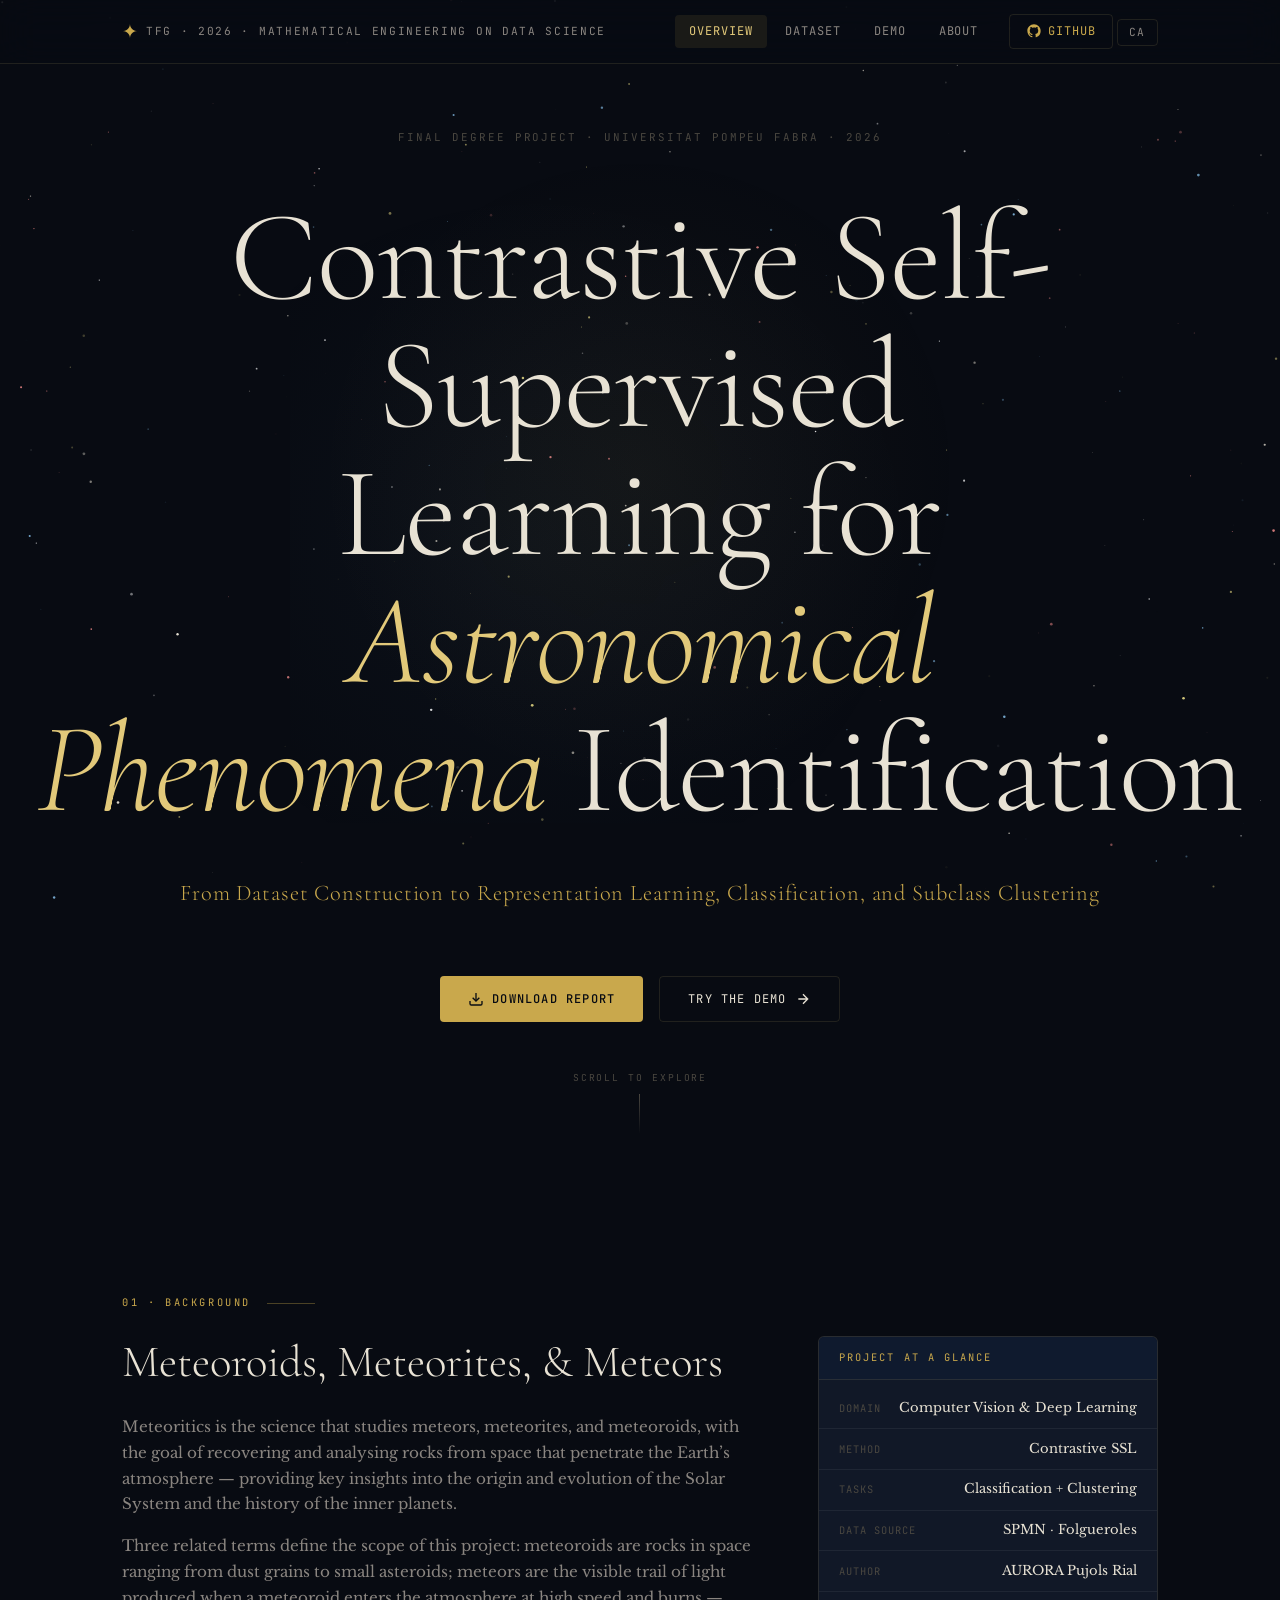
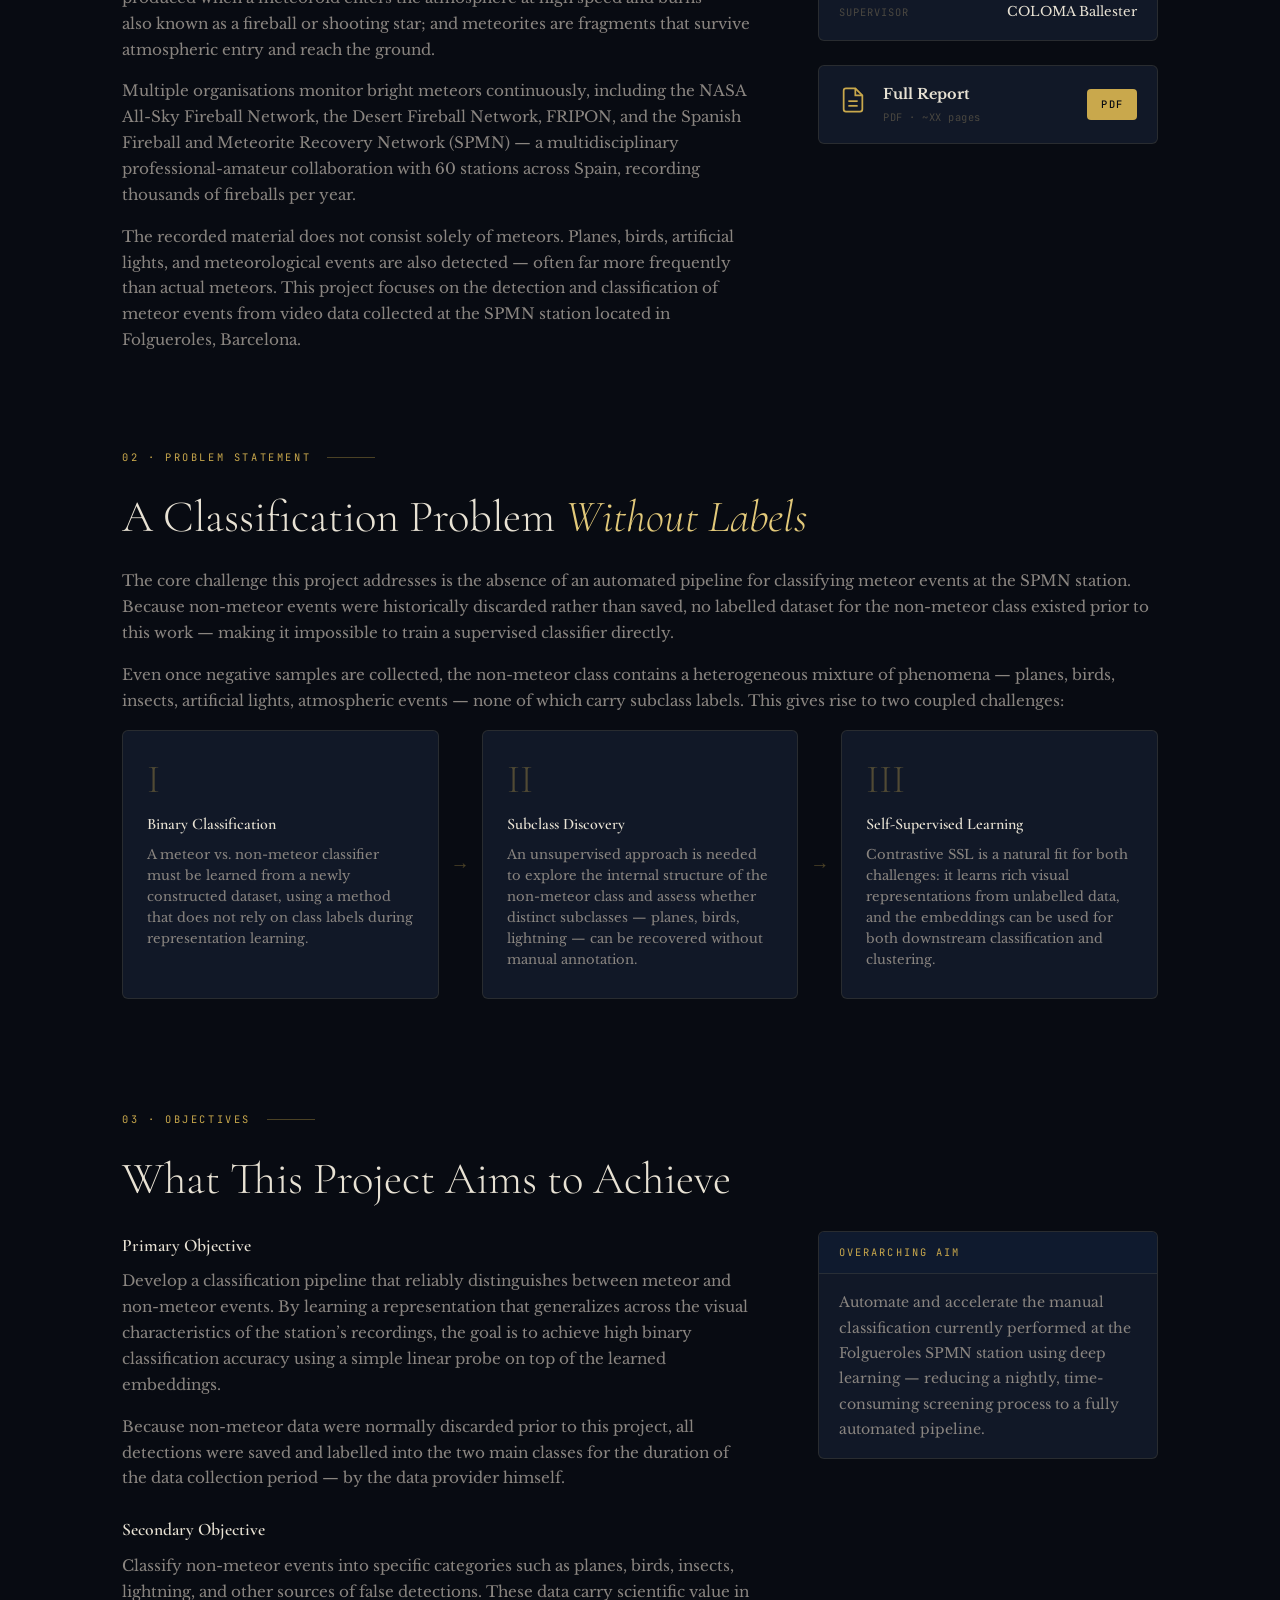
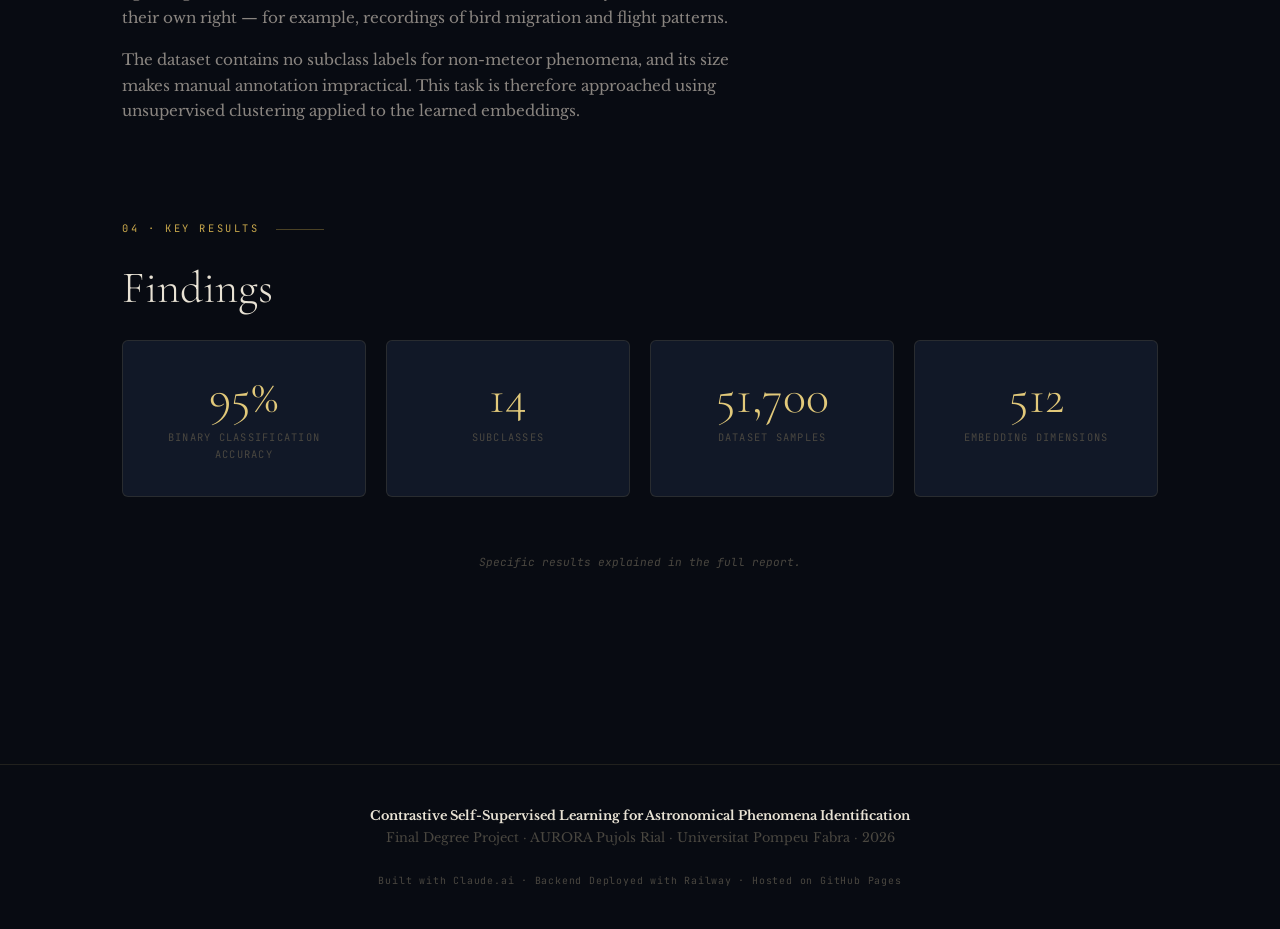
<file: index.html>
<!DOCTYPE html>
<html lang="en">
<head>
  <meta charset="UTF-8" />
  <meta name="viewport" content="width=device-width, initial-scale=1.0"/>
  <title>Contrastive SSL for Astronomical Phenomena</title>

  <!-- Favicon -->
  <link rel="icon" type="image/png" href="assets/images/icon.png" />
  <link rel="apple-touch-icon" href="assets/images/icon.png" />

  <!-- Fonts -->
  <link rel="preconnect" href="https://fonts.googleapis.com">
  <link rel="preconnect" href="https://fonts.gstatic.com" crossorigin>
  <link href="https://fonts.googleapis.com/css2?family=Cormorant+Garamond:ital,wght@0,300;0,400;0,600;1,300;1,400&family=JetBrains+Mono:wght@300;400;500&family=Libre+Baskerville:ital,wght@0,400;0,700;1,400&display=swap" rel="stylesheet">

  <!-- Global styles (variables, reset, layout, components) -->
  <link rel="stylesheet" href="assets/css/variables.css" />
  <link rel="stylesheet" href="assets/css/base.css" />
  <link rel="stylesheet" href="assets/css/components.css" />
  <link rel="stylesheet" href="assets/css/nav.css" />

  <!-- Page-specific styles (loaded here so the SPA can swap them) -->
  <link rel="stylesheet" href="assets/css/page-home.css" />
  <link rel="stylesheet" href="assets/css/page-data.css" />
  <link rel="stylesheet" href="assets/css/page-demo.css" />
  <link rel="stylesheet" href="assets/css/page-about.css" />
</head>
<body>

  <!-- Animated starfield rendered on this canvas -->
  <canvas id="starfield"></canvas>

  <!-- ── Navigation (shared across all pages) ── -->
  <div id="nav-mount"></div>

  <!-- ── Page content is injected here by router.js ── -->
  <main id="app"></main>

  <!-- ── Footer (shared across all pages) ── -->
  <div id="footer-mount"></div>

  <!-- Scripts — order matters -->
  <script src="https://cdn.plot.ly/plotly-strict-2.32.0.min.js"></script>
  <script src="assets/js/starfield.js"></script>   <!-- background canvas animation  -->
  <script src="assets/js/components.js"></script>  <!-- nav + footer HTML            -->
  <script src="assets/js/router.js"></script>      <!-- SPA page switching           -->
  <script src="assets/js/demo.js"></script>        <!-- upload zone + tab logic      -->
  <script src="assets/js/i18n.js"></script>        <!-- EN/CA translation toggle     -->

</body>
</html>
</file>
<file: assets/css/variables.css>
/* ═══════════════════════════════════════════════════════════════
   variables.css
   Design tokens — edit this file to retheme the entire site.
   All other CSS files reference these variables exclusively.
═══════════════════════════════════════════════════════════════ */

:root {
  /* ── Backgrounds ─────────────────────────────── */
  --bg:           #080b12;   /* page background          */
  --bg-surface:   #0d1220;   /* subtle raised surface    */
  --bg-card:      #111827;   /* cards, panels            */
  --bg-card-alt:  #0f1a2e;   /* card headers, code bg    */

  /* ── Borders ─────────────────────────────────── */
  --border:       rgba(180, 160, 100, 0.15);
  --border-soft:  rgba(255, 255, 255, 0.06);

  /* ── Brand / Accent ──────────────────────────── */
  --gold:         #c9a84c;
  --gold-light:   #e2c97a;
  --gold-dim:     rgba(201, 168, 76, 0.35);
  --gold-glow:    rgba(201, 168, 76, 0.10);

  /* ── Semantic star colours (decorative) ─────── */
  --blue-star:    #7aaed4;
  --red-star:     #d47a7a;

  /* ── Text ────────────────────────────────────── */
  --text-primary:   #e8e2d4;
  --text-secondary: #8a8580;
  --text-muted:     #4a4740;

  /* ── Layout ──────────────────────────────────── */
  --nav-h:        64px;
  --content-max:  1100px;
  --section-gap:  6rem;

  /* ── Typography ──────────────────────────────── */
  --font-display: 'Cormorant Garamond', Georgia, serif;
  --font-body:    'Libre Baskerville', Georgia, serif;
  --font-mono:    'JetBrains Mono', monospace;

  /* ── Motion ──────────────────────────────────── */
  --ease-out-expo: cubic-bezier(0.16, 1, 0.3, 1);
  --transition-fast: 0.2s var(--ease-out-expo);
  --transition-med:  0.4s var(--ease-out-expo);
}
</file>
<file: assets/css/base.css>
/* ═══════════════════════════════════════════════════════════════
   base.css
   Reset, body, typography, layout primitives used across all pages.
═══════════════════════════════════════════════════════════════ */

/* ── Reset ─────────────────────────────────────────────────── */
*, *::before, *::after {
  box-sizing: border-box;
  margin: 0;
  padding: 0;
}

html {
  scroll-behavior: smooth;
  font-size: 16px;
}

body {
  background: var(--bg);
  color: var(--text-primary);
  font-family: var(--font-body);
  line-height: 1.7;
  min-height: 100vh;
  overflow-x: hidden;
}

/* ── Starfield canvas (sits behind everything) ─────────────── */
#starfield {
  position: fixed;
  inset: 0;
  z-index: 0;
  pointer-events: none;
}

/* ── Main app mount ─────────────────────────────────────────── */
#app {
  position: relative;
  z-index: 1;
  min-height: 100vh;
}

/* ── Content wrapper ────────────────────────────────────────── */
.content-wrapper {
  max-width: var(--content-max);
  margin: 0 auto;
  padding: 4rem 2rem 6rem;
  position: relative;
  z-index: 1;
}

/* Top padding for subpages (clears the fixed nav) */
.content-wrapper--page {
  padding-top: calc(var(--nav-h) + 4rem);
}

/* ── Section ────────────────────────────────────────────────── */
.section {
  margin-bottom: var(--section-gap);
}

/* ── Section label (the small MONOSPACE / 01 · Thing labels) ── */
.section-label {
  display: flex;
  align-items: center;
  gap: 1rem;
  font-family: var(--font-mono);
  font-size: 0.65rem;
  letter-spacing: 0.25em;
  text-transform: uppercase;
  color: var(--gold);
  margin-bottom: 1.5rem;
}
.section-label::after {
  content: '';
  flex: 1;
  max-width: 48px;
  height: 1px;
  background: var(--gold-dim);
}

/* ── Headings ───────────────────────────────────────────────── */
h1, h2, h3 {
  font-family: var(--font-display);
  font-weight: 300;
  color: var(--text-primary);
}

h1 {
  font-size: clamp(2.5rem, 6vw, 4.5rem);
  line-height: 1.1;
  margin-bottom: 1.25rem;
}

h2 {
  font-size: clamp(1.8rem, 4vw, 2.8rem);
  line-height: 1.2;
  margin-bottom: 1.5rem;
}

h3 {
  font-weight: 600;
  font-size: 1.1rem;
  margin-bottom: 0.5rem;
}

/* Italic accent inside headings */
h1 em, h2 em {
  font-style: italic;
  color: var(--gold-light);
  font-weight: 300;
}

/* ── Body text ──────────────────────────────────────────────── */
p {
  color: var(--text-secondary);
  margin-bottom: 1rem;
  font-size: 0.95rem;
}
p:last-child { margin-bottom: 0; }

strong { color: var(--text-primary); font-weight: 700; }

a { color: var(--gold); }

/* ── Two-column layout ──────────────────────────────────────── */
.two-col {
  display: grid;
  grid-template-columns: 1fr 340px;
  gap: 4rem;
  align-items: start;
}
.col-aside {
  display: flex;
  flex-direction: column;
  gap: 1.5rem;
}

/* ── Reveal-on-scroll ──────────────────────────────────────── */
.reveal {
  opacity: 0;
  transform: translateY(24px);
  transition: opacity 0.7s var(--ease-out-expo),
              transform 0.7s var(--ease-out-expo);
}
.reveal.visible {
  opacity: 1;
  transform: none;
}

/* ── Page-hero (used on Dataset, Demo, About) ──────────────── */
.page-hero {
  margin-bottom: 5rem;
  border-bottom: 1px solid var(--border);
  padding-bottom: 3rem;
}
.page-hero .page-intro {
  font-size: 1.05rem;
  max-width: 620px;
  line-height: 1.8;
  color: var(--text-secondary);
}

/* ── Responsive ─────────────────────────────────────────────── */
@media (max-width: 860px) {
  .two-col {
    grid-template-columns: 1fr;
    gap: 2.5rem;
  }
  .col-aside {
    flex-direction: row;
    flex-wrap: wrap;
  }
}
</file>
<file: assets/css/components.css>
/* ═══════════════════════════════════════════════════════════════
   components.css
   Reusable UI building blocks — buttons, cards, code blocks, etc.
   These appear on more than one page and live here, not in page files.
═══════════════════════════════════════════════════════════════ */

/* ── Buttons ────────────────────────────────────────────────── */
.btn {
  display: inline-flex;
  align-items: center;
  gap: 0.5rem;
  padding: 0.75rem 1.75rem;
  border-radius: 4px;
  font-family: var(--font-mono);
  font-size: 0.75rem;
  letter-spacing: 0.1em;
  text-transform: uppercase;
  text-decoration: none;
  border: none;
  cursor: pointer;
  transition: all var(--transition-fast);
}

.btn--primary {
  background: var(--gold);
  color: var(--bg);
  font-weight: 500;
}
.btn--primary:hover {
  background: var(--gold-light);
  transform: translateY(-2px);
  box-shadow: 0 8px 24px rgba(201, 168, 76, 0.25);
}

.btn--secondary {
  background: transparent;
  color: var(--text-primary);
  border: 1px solid var(--border);
}
.btn--secondary:hover {
  border-color: var(--gold);
  color: var(--gold);
  transform: translateY(-2px);
}

.btn--small {
  padding: 0.4rem 0.9rem;
  font-size: 0.65rem;
}

/* ── Info card ──────────────────────────────────────────────── */
.info-card {
  background: var(--bg-card);
  border: 1px solid var(--border);
  border-radius: 6px;
  overflow: hidden;
}

.info-card__header {
  padding: 0.75rem 1.25rem;
  background: var(--bg-card-alt);
  border-bottom: 1px solid var(--border);
  font-family: var(--font-mono);
  font-size: 0.65rem;
  letter-spacing: 0.2em;
  text-transform: uppercase;
  color: var(--gold);
}

.info-card__body { padding: 0.5rem 0; }

.info-list { list-style: none; }
.info-list li {
  display: flex;
  justify-content: space-between;
  align-items: baseline;
  gap: 1rem;
  padding: 0.55rem 1.25rem;
  border-bottom: 1px solid var(--border-soft);
}
.info-list li:last-child { border-bottom: none; }

.info-list__label {
  font-family: var(--font-mono);
  font-size: 0.65rem;
  letter-spacing: 0.1em;
  text-transform: uppercase;
  color: var(--text-muted);
  flex-shrink: 0;
}
.info-list__value {
  font-size: 0.82rem;
  color: var(--text-primary);
  text-align: right;
}

/* ── Code block ─────────────────────────────────────────────── */
.code-block {
  background: var(--bg-card);
  border: 1px solid var(--border);
  border-radius: 6px;
  overflow: hidden;
  margin-top: 1.5rem;
}

.code-block__label {
  padding: 0.6rem 1.25rem;
  background: var(--bg-card-alt);
  border-bottom: 1px solid var(--border);
  font-family: var(--font-mono);
  font-size: 0.62rem;
  letter-spacing: 0.15em;
  text-transform: uppercase;
  color: var(--text-muted);
}

.code-block pre {
  padding: 1.25rem;
  overflow-x: auto;
}

.code-block code {
  font-family: var(--font-mono);
  font-size: 0.78rem;
  color: var(--text-secondary);
  line-height: 1.7;
}

/* ── Notice / warning banner ────────────────────────────────── */
.notice {
  display: flex;
  align-items: flex-start;
  gap: 0.75rem;
  background: rgba(201, 168, 76, 0.06);
  border: 1px solid rgba(201, 168, 76, 0.2);
  border-radius: 6px;
  padding: 1rem 1.25rem;
  font-family: var(--font-mono);
  font-size: 0.72rem;
  line-height: 1.6;
  color: var(--text-secondary);
  margin-top: 1.5rem;
}
.notice svg { color: var(--gold); flex-shrink: 0; margin-top: 0.1rem; }
.notice code {
  background: var(--bg-card);
  border: 1px solid var(--border);
  border-radius: 3px;
  padding: 0.1rem 0.35rem;
  font-size: 0.68rem;
}

/* ── Tag / badge ────────────────────────────────────────────── */
.tag {
  display: inline-block;
  background: var(--bg-card-alt);
  border: 1px solid var(--border);
  border-radius: 3px;
  padding: 0.1rem 0.5rem;
  font-family: var(--font-mono);
  font-size: 0.62rem;
  letter-spacing: 0.08em;
  color: var(--text-muted);
}

/* ── Resource card (About page + shared) ───────────────────── */
.resource-card {
  display: flex;
  align-items: center;
  gap: 1rem;
  background: var(--bg-card);
  border: 1px solid var(--border);
  border-radius: 6px;
  padding: 1.25rem;
  text-decoration: none;
  transition: border-color var(--transition-fast),
              transform var(--transition-fast);
}
.resource-card:hover {
  border-color: var(--gold-dim);
  transform: translateY(-2px);
}
.resource-card__icon { color: var(--gold); flex-shrink: 0; }
.resource-card__text {
  display: flex;
  flex-direction: column;
  gap: 0.2rem;
}
.resource-card__text strong {
  font-size: 0.9rem;
  color: var(--text-primary);
}
.resource-card__text span {
  font-family: var(--font-mono);
  font-size: 0.62rem;
  color: var(--text-muted);
  letter-spacing: 0.06em;
}
</file>
<file: assets/css/nav.css>
/* ═══════════════════════════════════════════════════════════════
   nav.css
   Fixed top navigation bar — shared across all pages.
═══════════════════════════════════════════════════════════════ */

#main-nav {
  position: fixed;
  top: 0; left: 0; right: 0;
  z-index: 100;
  height: var(--nav-h);
  background: rgba(8, 11, 18, 0.85);
  backdrop-filter: blur(18px) saturate(1.4);
  border-bottom: 1px solid var(--border);
}

.nav__inner {
  max-width: var(--content-max);
  margin: 0 auto;
  padding: 0 2rem;
  height: 100%;
  display: flex;
  align-items: center;
  gap: 2rem;
}

/* Logo */
.nav__logo {
  display: flex;
  align-items: center;
  gap: 0.5rem;
  text-decoration: none;
  color: var(--text-primary);
  flex-shrink: 0;
  cursor: pointer;
}
.nav__logo-glyph {
  color: var(--gold);
  font-size: 1.2rem;
  line-height: 1;
  animation: pulse-star 3s ease-in-out infinite;
}
.nav__logo-text {
  font-family: var(--font-mono);
  font-size: 0.7rem;
  letter-spacing: 0.15em;
  color: var(--text-secondary);
  text-transform: uppercase;
}

@keyframes pulse-star {
  0%, 100% { opacity: 1;   transform: scale(1);    }
  50%       { opacity: 0.6; transform: scale(0.85); }
}

/* Links list */
.nav__links {
  display: flex;
  align-items: center;
  gap: 0.25rem;
  list-style: none;
  margin-left: auto;
}

.nav__link {
  display: block;
  padding: 0.4rem 0.9rem;
  text-decoration: none;
  font-family: var(--font-mono);
  font-size: 0.75rem;
  letter-spacing: 0.08em;
  text-transform: uppercase;
  color: var(--text-secondary);
  border-radius: 4px;
  transition: color var(--transition-fast), background var(--transition-fast);
  cursor: pointer;
}
.nav__link:hover  { color: var(--text-primary); background: var(--gold-glow); }
.nav__link.active { color: var(--gold-light);   background: var(--gold-glow); }

/* GitHub CTA button */
.nav__cta {
  display: flex;
  align-items: center;
  gap: 0.4rem;
  padding: 0.4rem 1rem;
  margin-left: 0.75rem;
  text-decoration: none;
  font-family: var(--font-mono);
  font-size: 0.75rem;
  letter-spacing: 0.08em;
  text-transform: uppercase;
  color: var(--gold);
  border: 1px solid var(--border);
  border-radius: 4px;
  transition: border-color var(--transition-fast),
              background   var(--transition-fast),
              color        var(--transition-fast);
}
.nav__cta:hover {
  border-color: var(--gold);
  background: var(--gold-glow);
  color: var(--gold-light);
}

/* Hamburger (mobile) */
.nav__hamburger {
  display: none;
  flex-direction: column;
  gap: 5px;
  background: none;
  border: none;
  cursor: pointer;
  padding: 0.5rem;
  margin-left: auto;
}
.nav__hamburger span {
  display: block;
  width: 22px;
  height: 1.5px;
  background: var(--text-secondary);
  transition: transform 0.25s, opacity 0.25s;
}
.nav__hamburger.open span:nth-child(1) { transform: translateY(6.5px) rotate(45deg); }
.nav__hamburger.open span:nth-child(2) { opacity: 0; }
.nav__hamburger.open span:nth-child(3) { transform: translateY(-6.5px) rotate(-45deg); }

/* Footer */
#site-footer {
  position: relative;
  z-index: 1;
  border-top: 1px solid var(--border);
  padding: 2.5rem 2rem;
  text-align: center;
}
.footer__inner {
  max-width: var(--content-max);
  margin: 0 auto;
  display: flex;
  flex-direction: column;
  gap: 0.5rem;
}
#site-footer p {
  font-size: 0.8rem;
  color: var(--text-muted);
  line-height: 1.7;
}
.footer__copy {
  font-family: var(--font-mono);
  font-size: 0.62rem !important;
  letter-spacing: 0.08em;
}

/* ── Responsive ─────────────────────────────────────────────── */
@media (max-width: 860px) {
  .nav__links    { display: none; }
  .nav__hamburger { display: flex; }

  .nav__links.open {
    display: flex;
    flex-direction: column;
    position: fixed;
    top: var(--nav-h);
    left: 0; right: 0;
    background: rgba(8, 11, 18, 0.97);
    border-bottom: 1px solid var(--border);
    padding: 1rem 2rem;
    gap: 0.25rem;
  }
  .nav__cta { margin-left: 0; margin-top: 0.5rem; }
}

/* ── Language toggle button ──────────────────────────────────── */
.nav__lang-toggle {
  background: transparent;
  border: 1px solid var(--border);
  border-radius: 4px;
  padding: 0.35rem 0.7rem;
  font-family: var(--font-mono);
  font-size: 0.7rem;
  letter-spacing: 0.12em;
  color: var(--text-secondary);
  cursor: pointer;
  transition: border-color var(--transition-fast),
              color var(--transition-fast),
              background var(--transition-fast);
}
.nav__lang-toggle:hover {
  border-color: var(--gold-dim);
  color: var(--gold);
  background: var(--gold-glow);
}
</file>
<file: assets/css/page-home.css>
/* ═══════════════════════════════════════════════════════════════
   page-home.css
   Styles specific to the Home / Overview page.
═══════════════════════════════════════════════════════════════ */

/* ── Hero ───────────────────────────────────────────────────── */
.hero {
  min-height: 100vh;
  display: flex;
  flex-direction: column;
  justify-content: center;
  align-items: center;
  text-align: center;
  padding: calc(var(--nav-h) + 4rem) 2rem 6rem;
  position: relative;
  overflow: clip; /* clips the nebula glow visually without affecting scroll height */
}

/* Nebula glow behind the title */
.hero::before {
  content: '';
  position: absolute;
  top: 10%;
  left: 50%;
  transform: translateX(-50%);
  width: 700px;
  height: 700px;
  background:
    radial-gradient(ellipse, rgba(201, 168, 76, 0.05) 0%, transparent 65%),
    radial-gradient(ellipse at 35% 60%, rgba(122, 174, 212, 0.04) 0%, transparent 60%);
  pointer-events: none;
  animation: nebula-breathe 8s ease-in-out infinite;
}
@keyframes nebula-breathe {
  0%, 100% { transform: translateX(-50%) scale(1);   opacity: 1;   }
  50%       { transform: translateX(-50%) scale(1.1); opacity: 0.7; }
}

/* Eyebrow line */
.hero__eyebrow {
  display: flex;
  align-items: center;
  gap: 1.5rem;
  font-family: var(--font-mono);
  font-size: 0.68rem;
  letter-spacing: 0.18em;
  text-transform: uppercase;
  color: var(--text-muted);
  margin-bottom: 3rem;
  animation: fade-up 0.8s var(--ease-out-expo) both;
}
.hero__eyebrow-line {
  flex: 1;
  max-width: 80px;
  height: 1px;
  background: linear-gradient(to right, transparent, var(--text-muted));
}
.hero__eyebrow-line:last-child {
  background: linear-gradient(to left, transparent, var(--text-muted));
}

/* Main title */
.hero__title {
  font-family: var(--font-display);
  font-weight: 300;
  font-size: clamp(3.5rem, 10vw, 8rem);
  line-height: 1.0;
  letter-spacing: -0.01em;
  color: var(--text-primary);
  animation: fade-up 0.9s 0.1s var(--ease-out-expo) both;
}
.hero__title em {
  font-style: italic;
  color: var(--gold-light);
  font-weight: 300;
}

/* Subtitle */
.hero__subtitle {
  font-family: var(--font-display);
  font-size: clamp(1rem, 2.5vw, 1.4rem);
  font-weight: 300;
  color: var(--gold);
  letter-spacing: 0.04em;
  margin-top: 1.2rem;
  animation: fade-up 1s 0.2s var(--ease-out-expo) both;
}

/* Tagline */
.hero__tagline {
  font-family: var(--font-mono);
  font-size: 0.75rem;
  letter-spacing: 0.06em;
  color: var(--text-muted);
  margin-top: 1.5rem;
  line-height: 1.8;
  animation: fade-up 1s 0.3s var(--ease-out-expo) both;
}

/* Action buttons */
.hero__actions {
  display: flex;
  gap: 1rem;
  flex-wrap: wrap;
  justify-content: center;
  margin-top: 3rem;
  animation: fade-up 1s 0.4s var(--ease-out-expo) both;
}

/* Scroll hint */
.hero__scroll {
  position: relative;
  margin-top: 3rem;
  display: flex;
  flex-direction: column;
  align-items: center;
  gap: 0.5rem;
  font-family: var(--font-mono);
  font-size: 0.6rem;
  letter-spacing: 0.2em;
  text-transform: uppercase;
  color: var(--text-muted);
  animation: fade-up 1s 0.8s var(--ease-out-expo) both;
}
.hero__scroll-line {
  width: 1px;
  height: 40px;
  background: linear-gradient(to bottom, var(--text-muted), transparent);
  animation: scroll-pulse 2s ease-in-out infinite;
}
@keyframes scroll-pulse {
  0%, 100% { opacity: 0.4; transform: scaleY(1); }
  50%       { opacity: 1;   transform: scaleY(1.2) translateY(4px); }
}

/* ── Report quick-link card ─────────────────────────────────── */
.report-card {
  display: flex;
  align-items: center;
  gap: 1rem;
  background: var(--bg-card);
  border: 1px solid var(--border);
  border-radius: 6px;
  padding: 1rem 1.25rem;
}
.report-card__icon { color: var(--gold); flex-shrink: 0; }
.report-card__text {
  display: flex;
  flex-direction: column;
  gap: 0.15rem;
  flex: 1;
}
.report-card__text strong { font-size: 0.9rem; color: var(--text-primary); }
.report-card__text span {
  font-family: var(--font-mono);
  font-size: 0.65rem;
  color: var(--text-muted);
  letter-spacing: 0.05em;
}

/* ── Pipeline (I→II→III→IV) ─────────────────────────────────── */
.pipeline {
  display: flex;
  align-items: stretch;
  overflow-x: auto;
  padding-bottom: 1rem;
  gap: 0;
}

.pipeline__step {
  flex: 1;
  min-width: 180px;
  background: var(--bg-card);
  border: 1px solid var(--border);
  border-radius: 6px;
  padding: 1.75rem 1.5rem;
  display: flex;
  flex-direction: column;
  gap: 0.75rem;
  transition: border-color var(--transition-fast), transform 0.25s;
}
.pipeline__step:hover {
  border-color: var(--gold-dim);
  transform: translateY(-3px);
}

.pipeline__number {
  font-family: var(--font-display);
  font-size: 2.5rem;
  font-weight: 300;
  color: var(--gold-dim);
  line-height: 1;
}

.pipeline__step h3 { font-size: 1rem;  margin-bottom: 0.4rem; }
.pipeline__step p  { font-size: 0.82rem; line-height: 1.6; }

.pipeline__arrow {
  display: flex;
  align-items: center;
  padding: 0 0.75rem;
  color: var(--gold-dim);
  font-size: 1.2rem;
  flex-shrink: 0;
}

/* ── Results grid ────────────────────────────────────────────── */
.results-grid {
  display: grid;
  grid-template-columns: repeat(auto-fit, minmax(180px, 1fr));
  gap: 1.5rem;
  margin-bottom: 1rem;
}

.result-card {
  background: var(--bg-card);
  border: 1px solid var(--border);
  border-radius: 6px;
  padding: 2rem 1.5rem;
  text-align: center;
}
.result-card__value {
  font-family: var(--font-display);
  font-size: 3rem;
  font-weight: 300;
  color: var(--gold-light);
  line-height: 1;
  margin-bottom: 0.5rem;
}
.result-card__label {
  font-family: var(--font-mono);
  font-size: 0.65rem;
  letter-spacing: 0.12em;
  text-transform: uppercase;
  color: var(--text-muted);
}

.results-note {
  font-family: var(--font-mono);
  font-size: 0.7rem;
  color: var(--text-muted);
  font-style: italic;
  text-align: center;
  padding-top: 0.5rem;
}

/* ── Animations ──────────────────────────────────────────────── */
@keyframes fade-up {
  from { opacity: 0; transform: translateY(20px); }
  to   { opacity: 1; transform: translateY(0);     }
}

/* ── Responsive ──────────────────────────────────────────────── */
@media (max-width: 860px) {
  .pipeline {
    flex-direction: column;
    gap: 0;
  }
  .pipeline__arrow {
    transform: rotate(90deg);
    padding: 0.25rem 0;
    justify-content: center;
  }
}
@media (max-width: 540px) {
  .hero__actions { flex-direction: column; align-items: center; }
  .results-grid  { grid-template-columns: 1fr 1fr; }
}
</file>
<file: assets/css/page-data.css>
/* ═══════════════════════════════════════════════════════════════
   page-data.css
   Styles specific to the Dataset page.
═══════════════════════════════════════════════════════════════ */

/* ── Vertical timeline (processing steps) ───────────────────── */
.timeline {
  border-left: 1px solid var(--border);
  padding-left: 2rem;
  display: flex;
  flex-direction: column;
  margin-top: 1rem;
}

.timeline__step {
  position: relative;
  padding-bottom: 2.5rem;
}
.timeline__step:last-child { padding-bottom: 0; }

/* Dot on the timeline line */
.timeline__dot {
  position: absolute;
  left: -2.375rem;
  top: 0.35rem;
  width: 10px;
  height: 10px;
  border-radius: 50%;
  background: var(--bg);
  border: 2px solid var(--gold);
  box-shadow: 0 0 8px var(--gold-glow);
}

.timeline__step h3 { font-size: 1.05rem; margin-bottom: 0.35rem; }
.timeline__step p  { font-size: 0.88rem; }

/* ── Download bar ────────────────────────────────────────────── */
.download-bar {
  display: flex;
  align-items: center;
  justify-content: space-between;
  gap: 1rem;
  background: var(--bg-card);
  border: 1px solid var(--border);
  border-radius: 6px;
  padding: 1rem 1.5rem;
  margin: 1.5rem 0;
}

.download-bar__info {
  display: flex;
  align-items: center;
  gap: 0.75rem;
  color: var(--text-secondary);
  font-size: 0.9rem;
}
.download-bar__info svg { color: var(--gold); flex-shrink: 0; }

/* ── Responsive ─────────────────────────────────────────────── */
@media (max-width: 540px) {
  .download-bar {
    flex-direction: column;
    align-items: flex-start;
    gap: 1rem;
  }
}
</file>
<file: assets/css/page-demo.css>
/* ═══════════════════════════════════════════════════════════════
   page-demo.css
   Styles specific to the Demo page (prediction + cluster tabs).
═══════════════════════════════════════════════════════════════ */

/* ── Tab bar ─────────────────────────────────────────────────── */
.demo-tabs {
  display: flex;
  border-bottom: 1px solid var(--border);
  margin-bottom: 3rem;
}

.demo-tab {
  background: none;
  border: none;
  border-bottom: 2px solid transparent;
  padding: 0.75rem 1.5rem;
  font-family: var(--font-mono);
  font-size: 0.72rem;
  letter-spacing: 0.12em;
  text-transform: uppercase;
  color: var(--text-muted);
  cursor: pointer;
  margin-bottom: -1px;
  transition: color var(--transition-fast), border-color var(--transition-fast);
}
.demo-tab:hover  { color: var(--text-primary); }
.demo-tab.active { color: var(--gold); border-bottom-color: var(--gold); }

.demo-panel         { display: none; }
.demo-panel.active  { display: block; }

/* ── File upload zone ────────────────────────────────────────── */
.upload-zone {
  border: 1px dashed var(--border);
  border-radius: 8px;
  padding: 3rem 2rem;
  text-align: center;
  cursor: pointer;
  background: var(--bg-card);
  margin: 1.5rem 0;
  transition: border-color var(--transition-fast), background var(--transition-fast);
}
.upload-zone:hover,
.upload-zone.dragover {
  border-color: var(--gold-dim);
  background: var(--gold-glow);
}

.upload-zone__icon    { color: var(--gold-dim); margin-bottom: 1rem; }
.upload-zone__primary {
  font-family: var(--font-display);
  font-size: 1.2rem;
  color: var(--text-primary);
  margin-bottom: 0.4rem;
}
.upload-zone__secondary {
  font-size: 0.85rem;
  color: var(--text-muted);
  margin-bottom: 0.75rem;
}
.upload-zone__browse  { color: var(--gold); cursor: pointer; text-decoration: underline; }
.upload-zone__hint {
  font-family: var(--font-mono);
  font-size: 0.65rem;
  letter-spacing: 0.08em;
  color: var(--text-muted);
}

/* ── Prediction result panel ────────────────────────────────── */
.prediction-result {
  background: var(--bg-card);
  border: 1px solid var(--border);
  border-radius: 6px;
  overflow: hidden;
  margin: 1.5rem 0;
}

.prediction-result__header {
  display: flex;
  align-items: center;
  gap: 0.5rem;
  padding: 0.75rem 1.25rem;
  background: var(--bg-card-alt);
  border-bottom: 1px solid var(--border);
  font-family: var(--font-mono);
  font-size: 0.65rem;
  letter-spacing: 0.15em;
  text-transform: uppercase;
  color: var(--gold);
}

.prediction-result__body {
  padding: 1.5rem 1.25rem;
  display: flex;
  flex-direction: column;
  gap: 1rem;
}

.pred-row {
  display: flex;
  justify-content: space-between;
  align-items: center;
  gap: 1rem;
}
.pred-row__label {
  font-family: var(--font-mono);
  font-size: 0.65rem;
  letter-spacing: 0.12em;
  text-transform: uppercase;
  color: var(--text-muted);
  flex-shrink: 0;
}
.pred-row__value {
  font-family: var(--font-display);
  font-size: 1.6rem;
  font-weight: 600;
  color: var(--gold-light);
}

/* Confidence bar */
.confidence-row {
  display: flex;
  align-items: center;
  gap: 1rem;
}
.confidence-row__label {
  font-family: var(--font-mono);
  font-size: 0.65rem;
  letter-spacing: 0.12em;
  text-transform: uppercase;
  color: var(--text-muted);
  flex-shrink: 0;
}
.confidence-track {
  flex: 1;
  height: 4px;
  background: var(--bg-surface);
  border-radius: 2px;
  overflow: hidden;
}
.confidence-fill {
  height: 100%;
  background: linear-gradient(to right, var(--gold-dim), var(--gold));
  border-radius: 2px;
  width: 0%;
  transition: width 0.8s var(--ease-out-expo);
}
.confidence-pct {
  font-family: var(--font-mono);
  font-size: 0.75rem;
  color: var(--gold);
  min-width: 3rem;
  text-align: right;
}

.prediction-result__note {
  padding: 0.75rem 1.25rem;
  border-top: 1px solid var(--border);
  background: var(--bg-card-alt);
  font-family: var(--font-mono);
  font-size: 0.68rem;
  color: var(--text-muted);
  line-height: 1.6;
}

/* ── Cluster visualisation area ─────────────────────────────── */
/*
   The actual chart renders inside #cluster-plot.
   Add Plotly / D3 to assets/js/cluster.js and target this element.
*/
.viz-area {
  background: var(--bg-card);
  border: 1px solid var(--border);
  border-radius: 8px;
  min-height: 460px;
  display: flex;
  align-items: center;
  justify-content: center;
  margin: 1.5rem 0;
  position: relative;
  overflow: hidden;
}

/* Hatching overlay shown only when no chart is present */
.viz-area--empty::after {
  content: '';
  position: absolute;
  inset: 0;
  background: repeating-linear-gradient(
    -45deg,
    transparent,
    transparent 20px,
    rgba(255, 255, 255, 0.01) 20px,
    rgba(255, 255, 255, 0.01) 40px
  );
  pointer-events: none;
}

.viz-placeholder {
  text-align: center;
  color: var(--text-muted);
  z-index: 1;
  display: flex;
  flex-direction: column;
  align-items: center;
  gap: 0.75rem;
}
.viz-placeholder p {
  font-family: var(--font-display);
  font-size: 1.1rem;
  color: var(--text-secondary);
  margin: 0;
}
.viz-placeholder span {
  font-family: var(--font-mono);
  font-size: 0.65rem;
  max-width: 300px;
  line-height: 1.7;
  color: var(--text-muted);
}

/* The actual Plotly/D3 target — hidden until cluster.js loads data */
#cluster-plot {
  width: 100%;
  height: 460px;
  display: none; /* cluster.js sets this to block once data is ready */
}

/* ── Cluster legend ──────────────────────────────────────────── */
.cluster-legend {
  background: var(--bg-card);
  border: 1px solid var(--border);
  border-radius: 6px;
  padding: 1.25rem;
  margin-bottom: 1.5rem;
}
.cluster-legend__title {
  font-family: var(--font-mono);
  font-size: 0.62rem;
  letter-spacing: 0.15em;
  text-transform: uppercase;
  color: var(--text-muted);
  margin-bottom: 0.75rem;
}
.cluster-legend__items { display: flex; flex-wrap: wrap; gap: 1rem; }
.legend-item {
  display: flex;
  align-items: center;
  gap: 0.5rem;
  font-family: var(--font-mono);
  font-size: 0.72rem;
  color: var(--text-secondary);
}
.legend-item__dot {
  width: 10px;
  height: 10px;
  border-radius: 50%;
  flex-shrink: 0;
}

/* ── Upload instructions strip ───────────────────────────────── */
.upload-instructions {
  display: flex;
  align-items: center;
  gap: 0.75rem;
  background: var(--bg-card);
  border: 1px solid var(--border);
  border-radius: 6px;
  padding: 1rem 1.5rem;
  margin-bottom: 1.5rem;
  flex-wrap: wrap;
}

.upload-step {
  display: flex;
  align-items: center;
  gap: 0.75rem;
  font-family: var(--font-mono);
  font-size: 0.68rem;
  color: var(--text-secondary);
  line-height: 1.5;
}

.upload-step__num {
  display: flex;
  align-items: center;
  justify-content: center;
  width: 22px;
  height: 22px;
  border-radius: 50%;
  background: var(--gold-glow);
  border: 1px solid var(--gold-dim);
  color: var(--gold);
  font-size: 0.65rem;
  font-weight: 500;
  flex-shrink: 0;
}

.upload-step__arrow {
  color: var(--text-muted);
  font-size: 0.9rem;
  flex-shrink: 0;
}

/* ── Loading spinner ─────────────────────────────────────────── */
.results-loading {
  display: flex;
  flex-direction: column;
  align-items: center;
  gap: 1.25rem;
  padding: 3rem 2rem;
  color: var(--text-muted);
  font-family: var(--font-mono);
  font-size: 0.75rem;
  letter-spacing: 0.08em;
}

.results-loading__spinner {
  width: 32px;
  height: 32px;
  border: 2px solid var(--border);
  border-top-color: var(--gold);
  border-radius: 50%;
  animation: spin 0.8s linear infinite;
}

@keyframes spin {
  to { transform: rotate(360deg); }
}

/* ── Results toolbar (summary + download buttons) ────────────── */
.results-toolbar {
  display: flex;
  align-items: center;
  justify-content: space-between;
  gap: 1rem;
  flex-wrap: wrap;
  margin: 2rem 0 1.5rem;
  padding-bottom: 1.25rem;
  border-bottom: 1px solid var(--border);
}

.results-summary {
  display: flex;
  align-items: center;
  gap: 0.75rem;
  flex-wrap: wrap;
  font-family: var(--font-mono);
  font-size: 0.72rem;
  color: var(--text-secondary);
}

.summary-stat strong { color: var(--text-primary); }
.summary-divider     { color: var(--text-muted); }
.meteor-stat strong  { color: var(--gold-light); }
.non-stat strong     { color: var(--blue-star); }
.skip-stat           { color: var(--red-star); }

.results-toolbar__actions {
  display: flex;
  gap: 0.75rem;
  flex-wrap: wrap;
}

/* ── Results grid ────────────────────────────────────────────── */
.results-grid {
  display: grid;
  grid-template-columns: repeat(auto-fill, minmax(240px, 1fr));
  gap: 1.25rem;
  margin-bottom: 3rem;
}

/* ── Individual result card ──────────────────────────────────── */
.result-card-item {
  background: var(--bg-card);
  border-radius: 8px;
  overflow: hidden;
  border: 1px solid var(--border);
  transition: transform 0.2s var(--ease-out-expo),
              border-color 0.2s var(--ease-out-expo);
}

.result-card-item:hover {
  transform: translateY(-3px);
}

.result-card-item--meteor {
  border-color: rgba(201, 168, 76, 0.25);
}

.result-card-item--meteor:hover {
  border-color: var(--gold-dim);
}

.result-card-item--non-meteor {
  border-color: rgba(122, 174, 212, 0.2);
}

.result-card-item--non-meteor:hover {
  border-color: rgba(122, 174, 212, 0.4);
}

/* Image area */
.rci__image-wrap {
  position: relative;
  width: 100%;
  aspect-ratio: 1;
  background: #000;
  overflow: hidden;
}

.rci__image {
  width: 100%;
  height: 100%;
  object-fit: contain;
  /* Preserve the astronomical look — no smoothing on tiny pixels */
  image-rendering: pixelated;
  image-rendering: crisp-edges;
  filter: brightness(1.1) contrast(1.15);
}

/* Meteor / Non-meteor badge overlaid on image */
.rci__badge {
  position: absolute;
  top: 0.6rem;
  right: 0.6rem;
  font-family: var(--font-mono);
  font-size: 0.6rem;
  letter-spacing: 0.1em;
  text-transform: uppercase;
  padding: 0.25rem 0.6rem;
  border-radius: 3px;
  font-weight: 500;
}

.rci__badge--meteor {
  background: rgba(201, 168, 76, 0.85);
  color: #000;
}

.rci__badge--non {
  background: rgba(122, 174, 212, 0.85);
  color: #000;
}

/* Card body */
.rci__body {
  padding: 0.9rem 1rem 1rem;
  display: flex;
  flex-direction: column;
  gap: 0.6rem;
}

.rci__filename {
  font-family: var(--font-mono);
  font-size: 0.65rem;
  color: var(--text-muted);
  white-space: nowrap;
  overflow: hidden;
  text-overflow: ellipsis;
  margin: 0;
}

/* Confidence bar row */
.rci__confidence {
  display: flex;
  align-items: center;
  gap: 0.6rem;
}

.rci__conf-label {
  font-family: var(--font-mono);
  font-size: 0.58rem;
  letter-spacing: 0.1em;
  text-transform: uppercase;
  color: var(--text-muted);
  flex-shrink: 0;
  width: 5rem;
}

.rci__conf-track {
  flex: 1;
  height: 3px;
  background: var(--bg-surface);
  border-radius: 2px;
  overflow: hidden;
}

.rci__conf-fill {
  height: 100%;
  border-radius: 2px;
  transition: width 0.6s var(--ease-out-expo);
}

.rci__conf-pct {
  font-family: var(--font-mono);
  font-size: 0.65rem;
  color: var(--text-secondary);
  min-width: 2.5rem;
  text-align: right;
  flex-shrink: 0;
}

/* Probability breakdown */
.rci__probs {
  display: grid;
  grid-template-columns: 1fr auto;
  gap: 0.15rem 0.75rem;
  padding-top: 0.4rem;
  border-top: 1px solid var(--border-soft);
}

.rci__prob-label {
  font-family: var(--font-mono);
  font-size: 0.58rem;
  letter-spacing: 0.08em;
  text-transform: uppercase;
  color: var(--text-muted);
}

.rci__prob-val {
  font-family: var(--font-mono);
  font-size: 0.62rem;
  color: var(--text-secondary);
  text-align: right;
}

/* ── Responsive ──────────────────────────────────────────────── */
@media (max-width: 640px) {
  .results-toolbar {
    flex-direction: column;
    align-items: flex-start;
  }
  .results-grid {
    grid-template-columns: repeat(auto-fill, minmax(160px, 1fr));
  }
  .upload-instructions {
    flex-direction: column;
    align-items: flex-start;
  }
  .upload-step__arrow { transform: rotate(90deg); }
}

/* ── Storage counter ─────────────────────────────────────────── */
.storage-counter {
  font-family: var(--font-mono);
  font-size: 0.62rem;
  letter-spacing: 0.1em;
  color: var(--text-muted);
  padding: 0.2rem 0.6rem;
  border: 1px solid var(--border);
  border-radius: 3px;
}
.storage-counter--warn {
  color: #c9a84c;
  border-color: rgba(201,168,76,0.3);
  background: rgba(201,168,76,0.06);
}
.storage-counter--full {
  color: var(--red-star);
  border-color: rgba(212,122,122,0.3);
  background: rgba(212,122,122,0.06);
}

/* ── Storage warning banner ──────────────────────────────────── */
.storage-warning {
  justify-content: space-between;
  align-items: center;
  gap: 1rem;
  flex-wrap: wrap;
  background: rgba(201,168,76,0.08);
  border-color: rgba(201,168,76,0.3);
  margin-bottom: 1rem;
}
.storage-warning svg { color: #c9a84c; flex-shrink: 0; }

/* ── Toolbar left side (summary + counter) ───────────────────── */
.results-toolbar__left {
  display: flex;
  align-items: center;
  gap: 1rem;
  flex-wrap: wrap;
}

/* ── Loading sits above the grid, not replacing it ───────────── */
.results-loading {
  background: rgba(8, 11, 18, 0.7);
  border: 1px solid var(--border);
  border-radius: 8px;
  margin-bottom: 1.5rem;
  padding: 1.5rem 2rem;
}
.results-loading p {
  font-family: var(--font-mono);
  font-size: 0.72rem;
  letter-spacing: 0.08em;
  color: var(--text-secondary);
  margin: 0;
  transition: all 0.3s;
}

/* ── Cluster view toggle ─────────────────────────────────────── */
.cluster-view-toggle {
  display: flex;
  align-items: center;
  gap: 0.75rem;
  margin-bottom: 1.5rem;
  flex-wrap: wrap;
}

.cluster-view-toggle__label {
  font-family: var(--font-mono);
  font-size: 0.65rem;
  letter-spacing: 0.15em;
  text-transform: uppercase;
  color: var(--text-muted);
}

.cluster-toggle-btn {
  display: flex;
  align-items: center;
  gap: 0.4rem;
  cursor: pointer;
}

.cluster-toggle-btn input[type="radio"] {
  accent-color: var(--gold);
  cursor: pointer;
}

.cluster-toggle-btn span {
  font-family: var(--font-mono);
  font-size: 0.72rem;
  color: var(--text-secondary);
  cursor: pointer;
  transition: color var(--transition-fast);
}

.cluster-toggle-btn:has(input:checked) span {
  color: var(--gold);
}

/* ── Subclass prediction bars (non-meteor cards) ─────────────── */
.rci__subclass {
  padding-top: 0.6rem;
  border-top: 1px solid var(--border-soft);
  display: flex;
  flex-direction: column;
  gap: 0.35rem;
}

.rci__subclass-title {
  font-family: var(--font-mono);
  font-size: 0.58rem;
  letter-spacing: 0.1em;
  text-transform: uppercase;
  color: var(--text-muted);
  margin-bottom: 0.2rem;
}

.rci__subclass-title em {
  color: var(--blue-star);
  font-style: normal;
  font-weight: 500;
}

.rci__sub-row {
  display: flex;
  align-items: center;
  gap: 0.5rem;
}

.rci__sub-label {
  font-family: var(--font-mono);
  font-size: 0.55rem;
  color: var(--text-secondary);
  width: 6.5rem;
  flex-shrink: 0;
  white-space: nowrap;
  overflow: hidden;
  text-overflow: ellipsis;
}

.rci__sub-track {
  flex: 1;
  height: 3px;
  background: var(--bg-surface);
  border-radius: 2px;
  overflow: hidden;
}

.rci__sub-fill {
  height: 100%;
  background: var(--blue-star);
  border-radius: 2px;
  opacity: 0.7;
  transition: width 0.5s var(--ease-out-expo);
}

.rci__sub-pct {
  font-family: var(--font-mono);
  font-size: 0.55rem;
  color: var(--text-muted);
  min-width: 2.2rem;
  text-align: right;
  flex-shrink: 0;
}

/* ── Square viz area ─────────────────────────────────────────── */
.viz-area--square {
  /* Use aspect-ratio to maintain a square regardless of screen width */
  aspect-ratio: 1 / 1;
  min-height: unset;   /* override the rectangle min-height */
  max-height: 80vw;    /* on very wide screens don't go huge */
}

/* The Plotly div inside must fill the square container */
.viz-area--square #cluster-plot {
  width:  100%;
  height: 100%;
  min-height: unset;
}

/* ── Cluster controls row ────────────────────────────────────── */
.cluster-controls {
  display: flex;
  align-items: center;
  gap: 2rem;
  flex-wrap: wrap;
  margin-bottom: 1.5rem;
}

.cluster-control-group {
  display: flex;
  align-items: center;
  gap: 0.75rem;
}

.cluster-control-group__label {
  font-family: var(--font-mono);
  font-size: 0.65rem;
  letter-spacing: 0.15em;
  text-transform: uppercase;
  color: var(--text-muted);
  flex-shrink: 0;
}

.cluster-toggle-row {
  display: flex;
  align-items: center;
  gap: 0.5rem;
}
</file>
<file: assets/css/page-about.css>
/* ═══════════════════════════════════════════════════════════════
   page-about.css
   Styles specific to the About / Project & Author page.
═══════════════════════════════════════════════════════════════ */

/* ── Contact links ───────────────────────────────────────────── */
.contact-links {
  display: flex;
  flex-direction: column;
  gap: 0.6rem;
  margin-top: 1.5rem;
}

.contact-link {
  display: flex;
  align-items: center;
  gap: 0.6rem;
  font-family: var(--font-mono);
  font-size: 0.75rem;
  color: var(--text-secondary);
  text-decoration: none;
  transition: color var(--transition-fast);
}
.contact-link:hover { color: var(--gold); }
.contact-link svg   { color: var(--gold-dim); flex-shrink: 0; }

/* ── Resources grid ─────────────────────────────────────────── */
.resources-grid {
  display: grid;
  grid-template-columns: repeat(auto-fit, minmax(220px, 1fr));
  gap: 1.5rem;
  margin-top: 1.5rem;
}

/* ── Responsive ─────────────────────────────────────────────── */
@media (max-width: 540px) {
  .resources-grid { grid-template-columns: 1fr; }
}

/* ── Organisation logos grid ─────────────────────────────────── */
.org-logos {
  display: flex;
  flex-wrap: wrap;
  align-items: center;
  justify-content: center;
  gap: 1.25rem;
  padding: 1.25rem;
  background: var(--bg-card);
  border: 1px solid var(--border);
  border-radius: 6px;
  margin-top: 0;   /* sits directly under the info-card */
}

.org-logo-link {
  display: flex;
  align-items: center;
  justify-content: center;
  opacity: 0.75;
  transition: opacity var(--transition-fast), transform var(--transition-fast);
  flex-shrink: 0;
}
.org-logo-link:hover {
  opacity: 1;
  transform: scale(1.05);
}

.org-logo {
  max-height: 48px;      /* cap height so all logos look balanced */
  max-width:  120px;     /* cap width for wide logos */
  width:  auto;
  height: auto;
  object-fit: contain;
  /* Invert dark logos so they're visible on the dark background.
     Remove this rule if your logos are already light-coloured. */
  /* filter: brightness(0) invert(1); */
}
</file>
